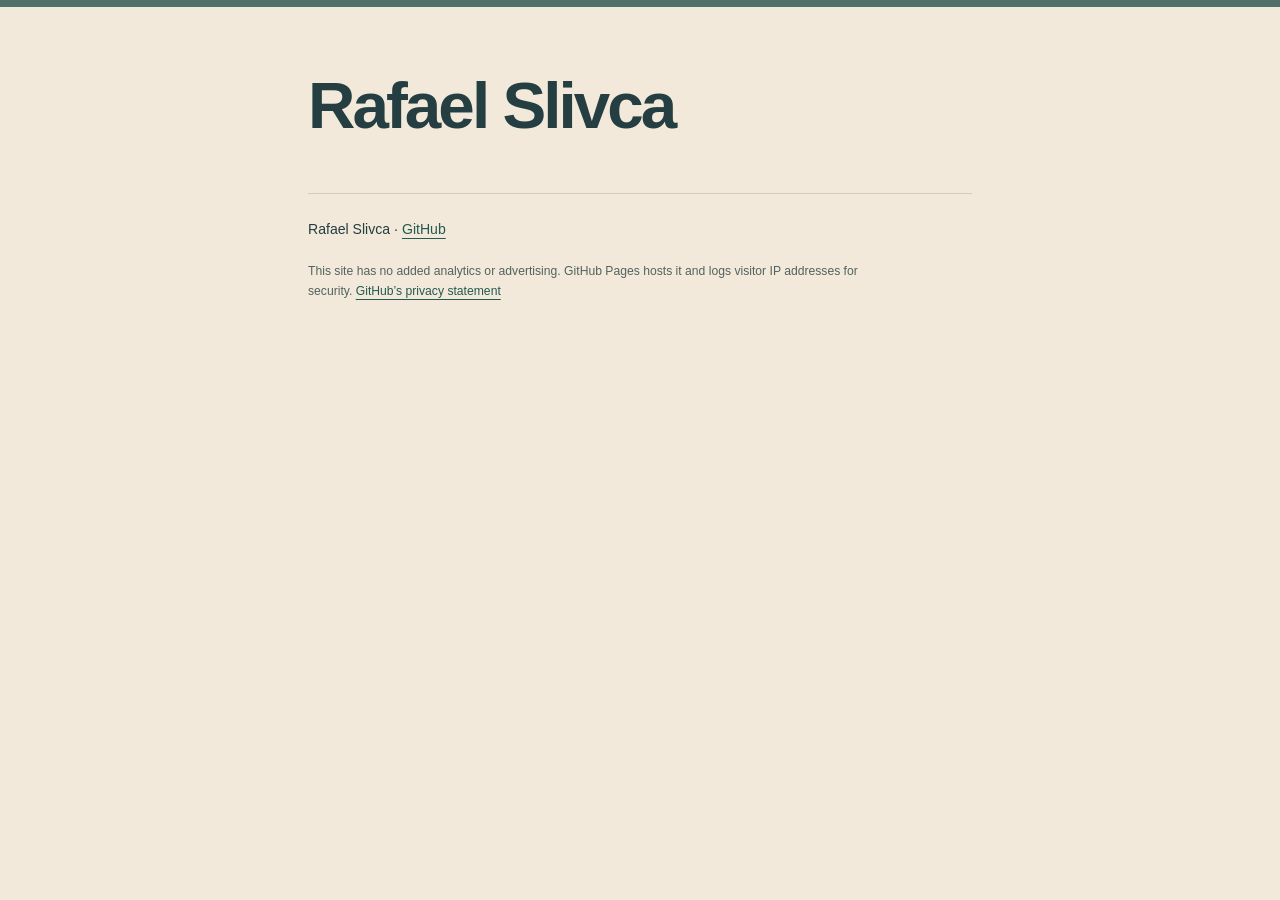
<file: index.html>
<!doctype html>
<html lang="en">
<head>
  <meta charset="utf-8">
  <meta name="viewport" content="width=device-width, initial-scale=1">
  <title>Rafael Slivca</title>
  <meta name="description" content="Personal website of Rafael Slivca.">
  <meta name="color-scheme" content="light">
  <meta name="theme-color" content="#f2e9da">
  <link rel="canonical" href="https://rslivca.github.io/">
  <link rel="stylesheet" href="/style.css">
</head>
<body>
  <main>
    <header>
      <h1>Rafael Slivca</h1>
    </header>
    <footer>
      <span>Rafael Slivca</span> <span aria-hidden="true">·</span> <a href="https://github.com/rslivca" rel="me">GitHub</a>
      <p>This site has no added analytics or advertising. GitHub Pages hosts it and logs visitor IP addresses for security. <a href="https://docs.github.com/en/site-policy/privacy-policies/github-general-privacy-statement">GitHub’s privacy statement</a></p>
    </footer>
  </main>
</body>
</html>
</file>
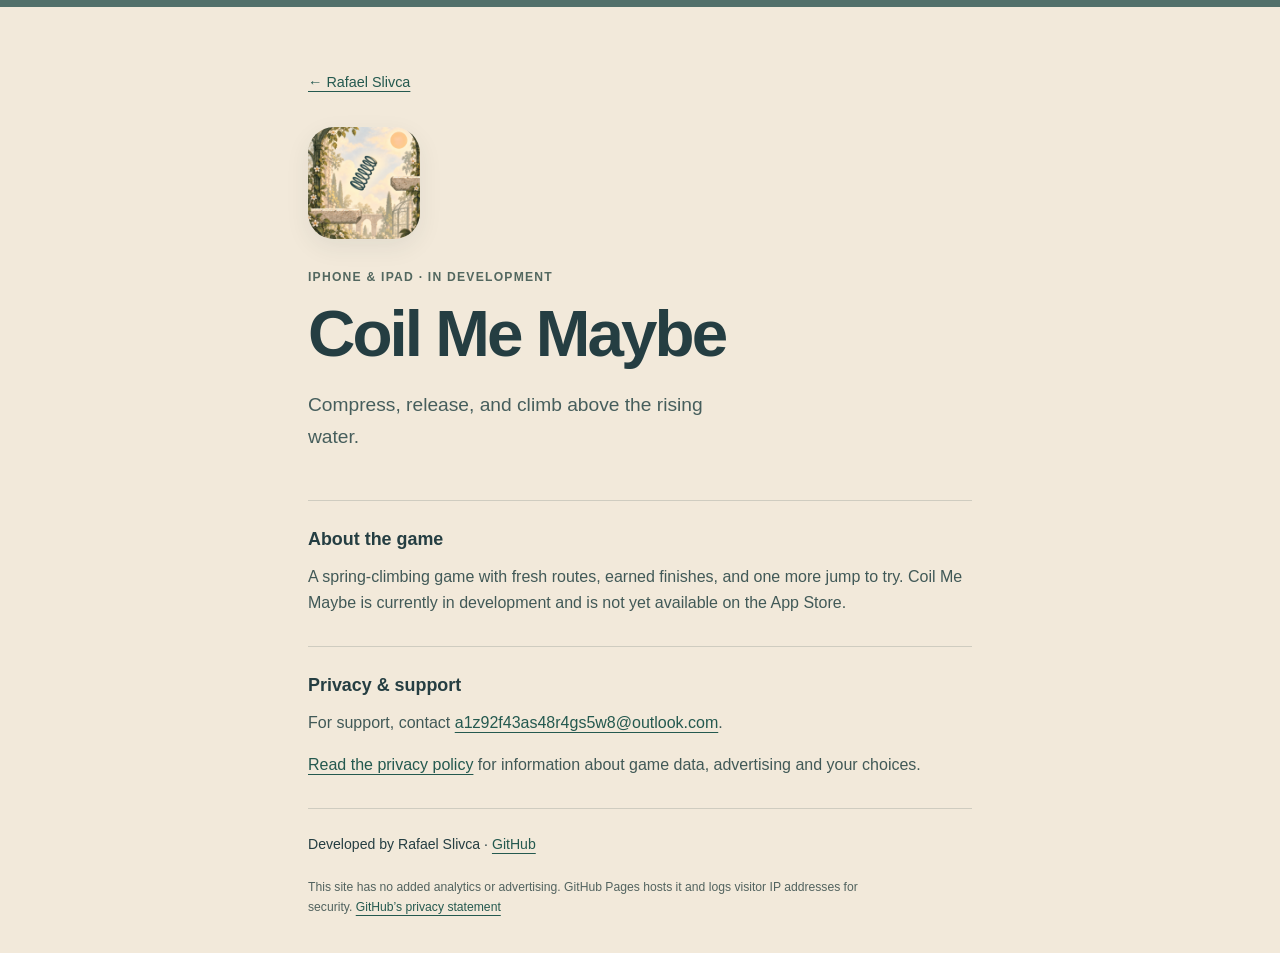
<file: coil-me-maybe/index.html>
<!doctype html>
<html lang="en">
<head>
  <meta charset="utf-8">
  <meta name="viewport" content="width=device-width, initial-scale=1">
  <title>Coil Me Maybe</title>
  <meta name="description" content="Coil Me Maybe is a spring-climbing game for iPhone and iPad, currently in development.">
  <meta name="robots" content="noindex">
  <meta name="color-scheme" content="light">
  <meta name="theme-color" content="#f2e9da">
  <link rel="icon" type="image/png" href="/assets/app-icon.png">
  <link rel="canonical" href="https://rslivca.github.io/coil-me-maybe/">
  <link rel="stylesheet" href="/style.css">
</head>
<body>
  <main>
    <nav aria-label="Developer"><a href="/">← Rafael Slivca</a></nav>
    <header>
      <img class="app-icon" src="/assets/app-icon.png" width="112" height="112" alt="Coil Me Maybe app icon">
      <p class="eyebrow">iPhone &amp; iPad · In development</p>
      <h1>Coil Me Maybe</h1>
      <p class="intro">Compress, release, and climb above the rising water.</p>
    </header>
    <section aria-labelledby="game-heading">
      <h2 id="game-heading">About the game</h2>
      <p>A spring-climbing game with fresh routes, earned finishes, and one more jump to try. Coil Me Maybe is currently in development and is not yet available on the App Store.</p>
    </section>
    <section id="support" aria-labelledby="privacy-heading">
      <h2 id="privacy-heading">Privacy &amp; support</h2>
      <p>For support, contact <a class="support-email" href="mailto:a1z92f43as48r4gs5w8@outlook.com">a1z92f43as48r4gs5w8@outlook.com</a>.</p>
      <p><a href="/coil-me-maybe/privacy/">Read the privacy policy</a> for information about game data, advertising and your choices.</p>
    </section>
    <footer>
      <span>Developed by Rafael Slivca</span> <span aria-hidden="true">·</span> <a href="https://github.com/rslivca" rel="me">GitHub</a>
      <p>This site has no added analytics or advertising. GitHub Pages hosts it and logs visitor IP addresses for security. <a href="https://docs.github.com/en/site-policy/privacy-policies/github-general-privacy-statement">GitHub’s privacy statement</a></p>
    </footer>
  </main>
</body>
</html>
</file>
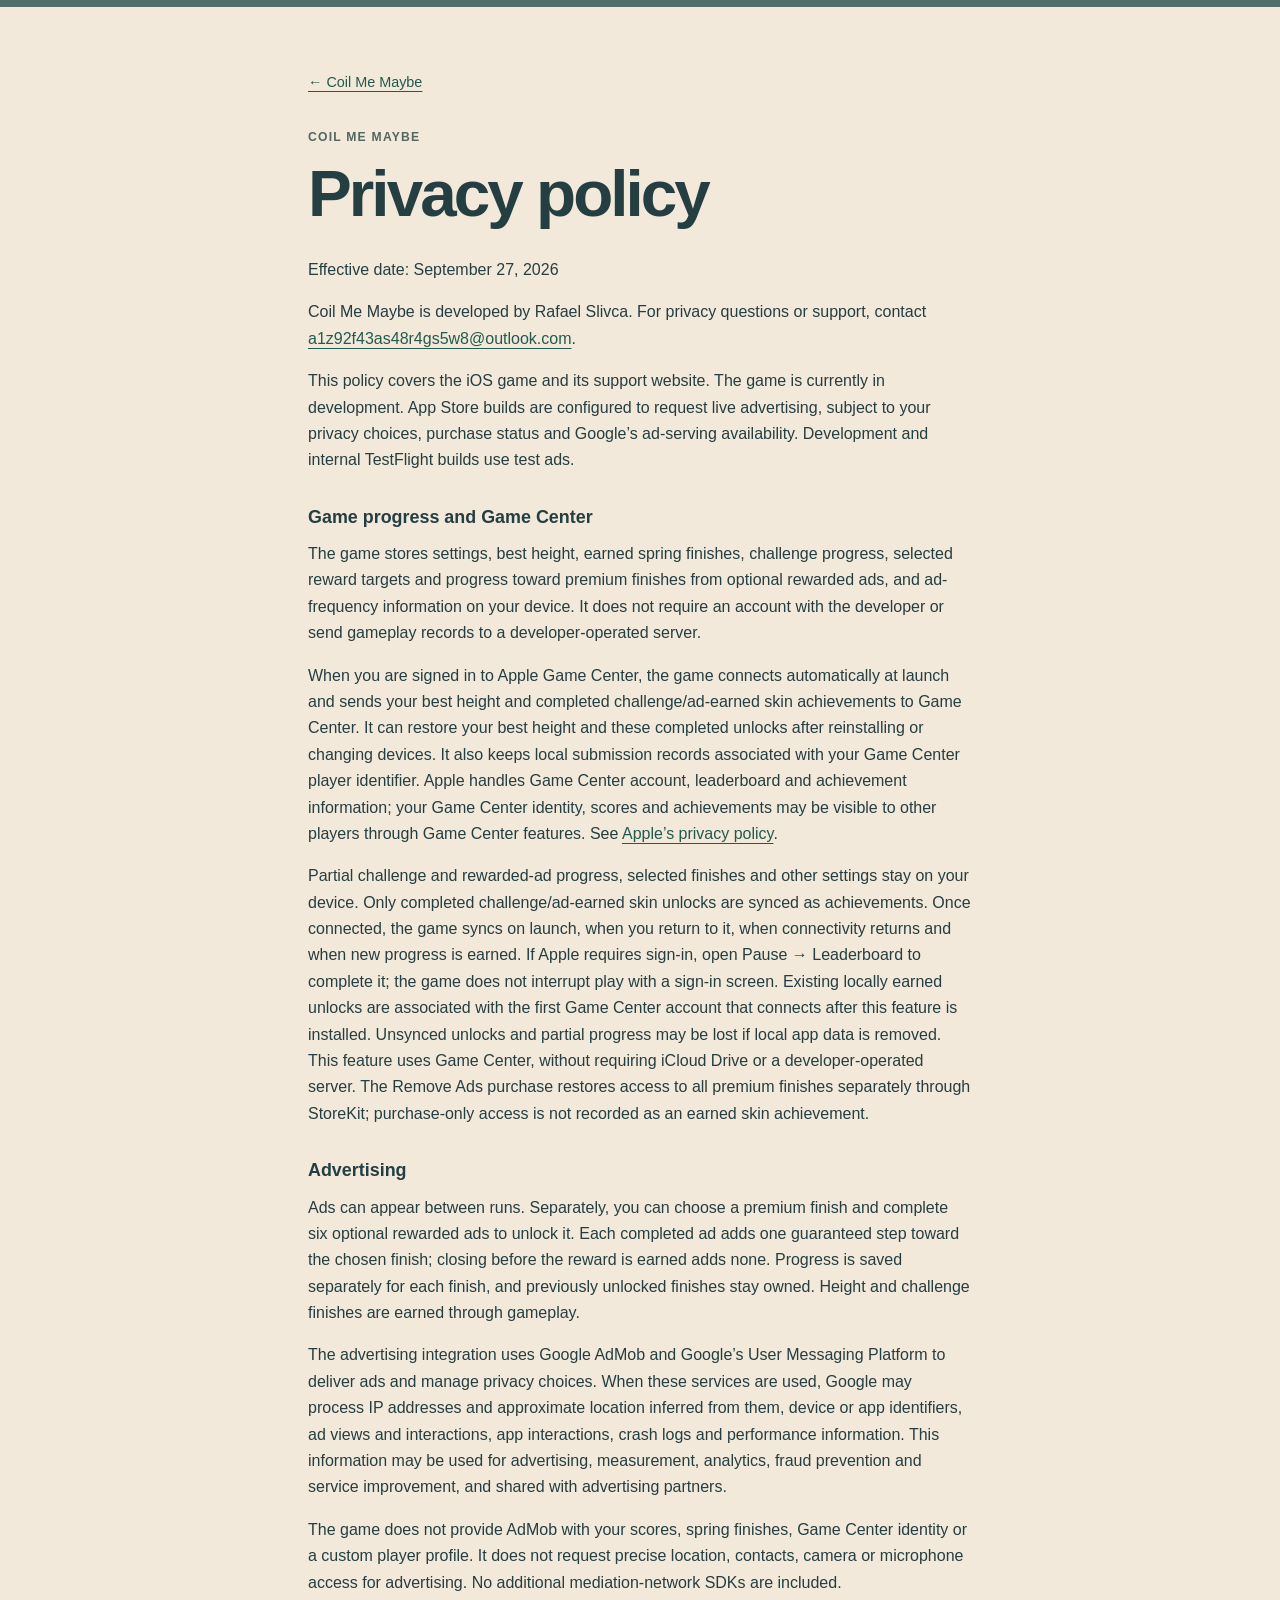
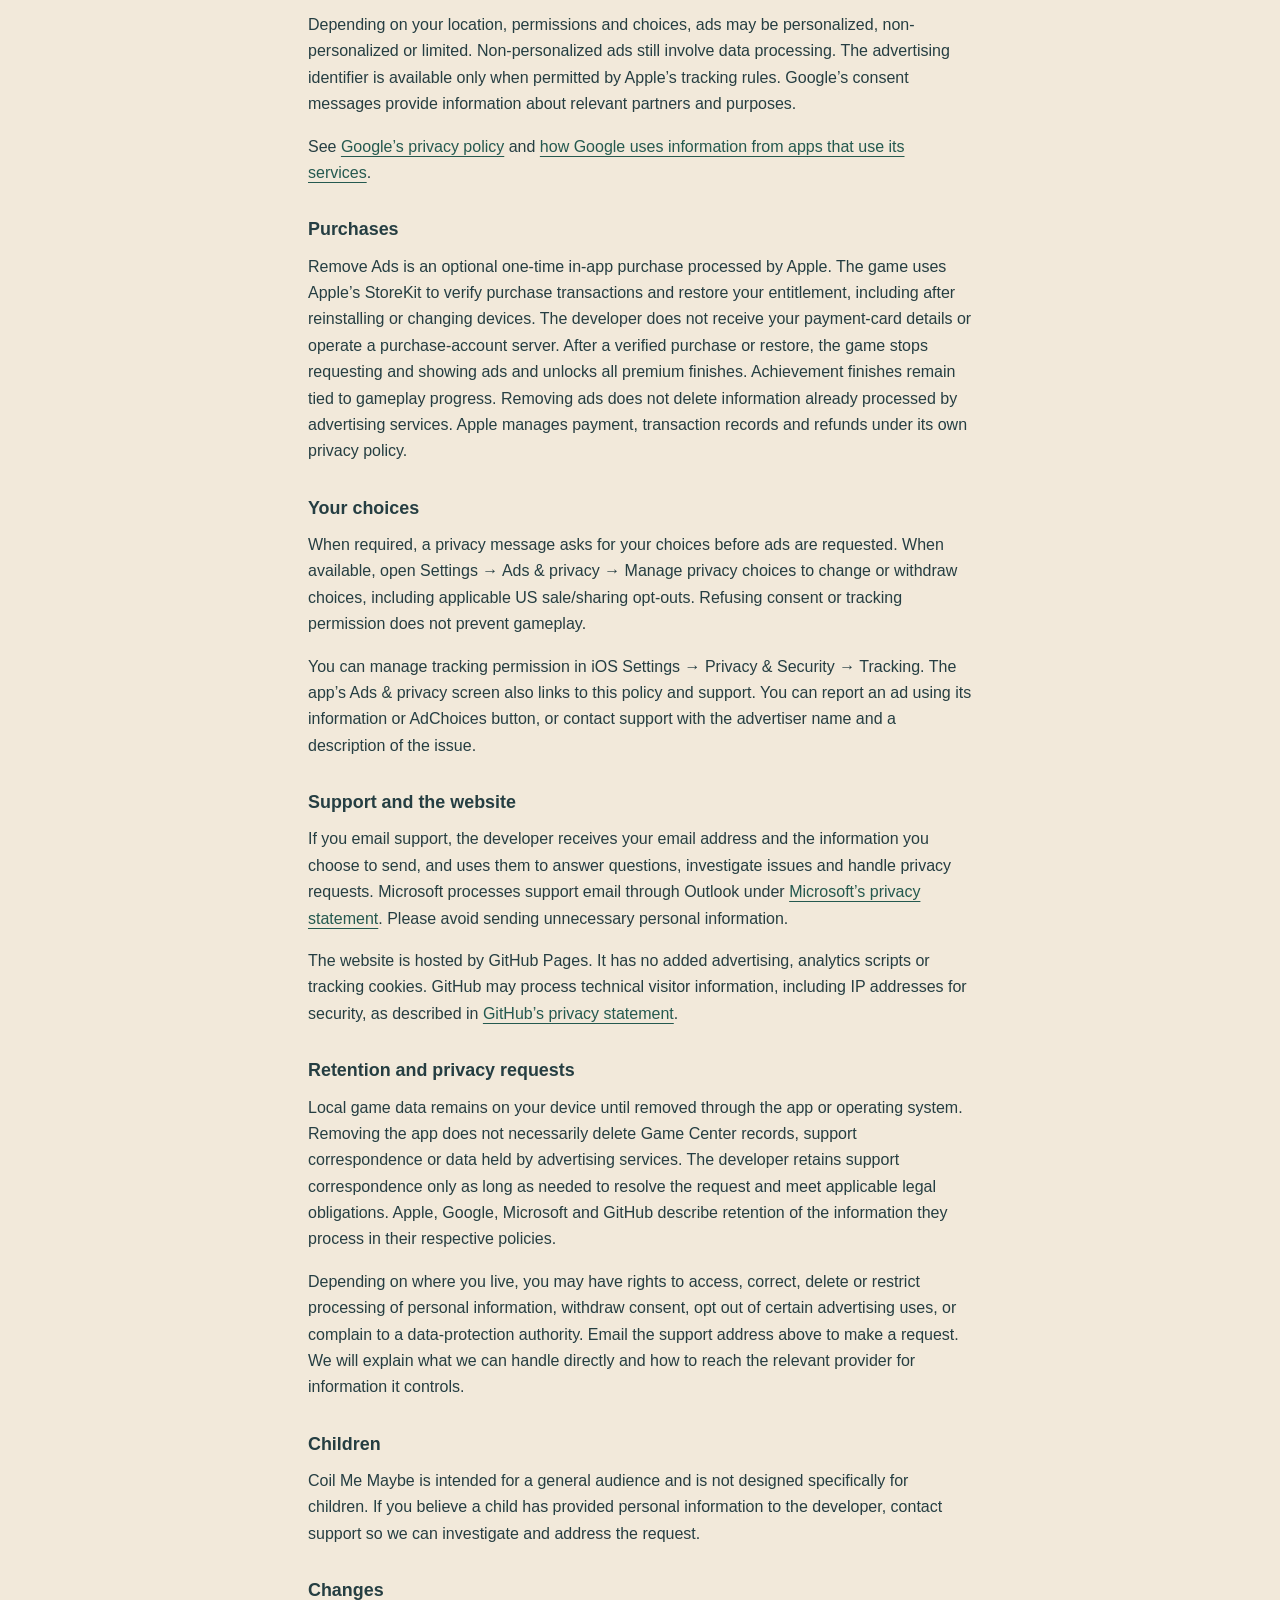
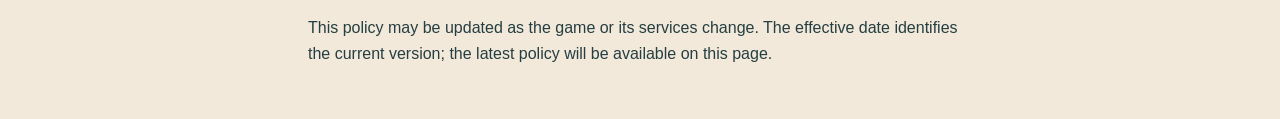
<file: coil-me-maybe/privacy/index.html>
<!doctype html>
<html lang="en"><head><meta charset="utf-8"><meta name="viewport" content="width=device-width, initial-scale=1">
<title>Privacy policy — Coil Me Maybe</title><meta name="robots" content="noindex"><meta name="description" content="Privacy policy for Coil Me Maybe, developed by Rafael Slivca.">
<link rel="canonical" href="https://rslivca.github.io/coil-me-maybe/privacy/"><link rel="stylesheet" href="/style.css">
</head><body><main class="policy"><nav aria-label="Game"><a href="/coil-me-maybe/">← Coil Me Maybe</a></nav><header><p class="eyebrow">Coil Me Maybe</p><h1>Privacy policy</h1></header>
<p>Effective date: September 27, 2026</p>
<p>Coil Me Maybe is developed by Rafael Slivca. For privacy questions or support, contact <a href="mailto:a1z92f43as48r4gs5w8@outlook.com">a1z92f43as48r4gs5w8@outlook.com</a>.</p>
<p>This policy covers the iOS game and its support website. The game is currently in development. App Store builds are configured to request live advertising, subject to your privacy choices, purchase status and Google’s ad-serving availability. Development and internal TestFlight builds use test ads.</p>
<h2>Game progress and Game Center</h2>
<p>The game stores settings, best height, earned spring finishes, challenge progress, selected reward targets and progress toward premium finishes from optional rewarded ads, and ad-frequency information on your device. It does not require an account with the developer or send gameplay records to a developer-operated server.</p>
<p>When you are signed in to Apple Game Center, the game connects automatically at launch and sends your best height and completed challenge/ad-earned skin achievements to Game Center. It can restore your best height and these completed unlocks after reinstalling or changing devices. It also keeps local submission records associated with your Game Center player identifier. Apple handles Game Center account, leaderboard and achievement information; your Game Center identity, scores and achievements may be visible to other players through Game Center features. See <a href="https://www.apple.com/legal/privacy/">Apple’s privacy policy</a>.</p>
<p>Partial challenge and rewarded-ad progress, selected finishes and other settings stay on your device. Only completed challenge/ad-earned skin unlocks are synced as achievements. Once connected, the game syncs on launch, when you return to it, when connectivity returns and when new progress is earned. If Apple requires sign-in, open Pause → Leaderboard to complete it; the game does not interrupt play with a sign-in screen. Existing locally earned unlocks are associated with the first Game Center account that connects after this feature is installed. Unsynced unlocks and partial progress may be lost if local app data is removed. This feature uses Game Center, without requiring iCloud Drive or a developer-operated server. The Remove Ads purchase restores access to all premium finishes separately through StoreKit; purchase-only access is not recorded as an earned skin achievement.</p>
<h2>Advertising</h2>
<p>Ads can appear between runs. Separately, you can choose a premium finish and complete six optional rewarded ads to unlock it. Each completed ad adds one guaranteed step toward the chosen finish; closing before the reward is earned adds none. Progress is saved separately for each finish, and previously unlocked finishes stay owned. Height and challenge finishes are earned through gameplay.</p>
<p>The advertising integration uses Google AdMob and Google’s User Messaging Platform to deliver ads and manage privacy choices. When these services are used, Google may process IP addresses and approximate location inferred from them, device or app identifiers, ad views and interactions, app interactions, crash logs and performance information. This information may be used for advertising, measurement, analytics, fraud prevention and service improvement, and shared with advertising partners.</p>
<p>The game does not provide AdMob with your scores, spring finishes, Game Center identity or a custom player profile. It does not request precise location, contacts, camera or microphone access for advertising. No additional mediation-network SDKs are included.</p>
<p>Depending on your location, permissions and choices, ads may be personalized, non-personalized or limited. Non-personalized ads still involve data processing. The advertising identifier is available only when permitted by Apple’s tracking rules. Google’s consent messages provide information about relevant partners and purposes.</p>
<p>See <a href="https://policies.google.com/privacy">Google’s privacy policy</a> and <a href="https://policies.google.com/technologies/partner-sites">how Google uses information from apps that use its services</a>.</p>
<h2>Purchases</h2>
<p>Remove Ads is an optional one-time in-app purchase processed by Apple. The game uses Apple’s StoreKit to verify purchase transactions and restore your entitlement, including after reinstalling or changing devices. The developer does not receive your payment-card details or operate a purchase-account server. After a verified purchase or restore, the game stops requesting and showing ads and unlocks all premium finishes. Achievement finishes remain tied to gameplay progress. Removing ads does not delete information already processed by advertising services. Apple manages payment, transaction records and refunds under its own privacy policy.</p>
<h2>Your choices</h2>
<p>When required, a privacy message asks for your choices before ads are requested. When available, open Settings → Ads &amp; privacy → Manage privacy choices to change or withdraw choices, including applicable US sale/sharing opt-outs. Refusing consent or tracking permission does not prevent gameplay.</p>
<p>You can manage tracking permission in iOS Settings → Privacy &amp; Security → Tracking. The app’s Ads &amp; privacy screen also links to this policy and support. You can report an ad using its information or AdChoices button, or contact support with the advertiser name and a description of the issue.</p>
<h2>Support and the website</h2>
<p>If you email support, the developer receives your email address and the information you choose to send, and uses them to answer questions, investigate issues and handle privacy requests. Microsoft processes support email through Outlook under <a href="https://www.microsoft.com/en-us/privacy/privacystatement">Microsoft’s privacy statement</a>. Please avoid sending unnecessary personal information.</p>
<p>The website is hosted by GitHub Pages. It has no added advertising, analytics scripts or tracking cookies. GitHub may process technical visitor information, including IP addresses for security, as described in <a href="https://docs.github.com/en/site-policy/privacy-policies/github-general-privacy-statement">GitHub’s privacy statement</a>.</p>
<h2>Retention and privacy requests</h2>
<p>Local game data remains on your device until removed through the app or operating system. Removing the app does not necessarily delete Game Center records, support correspondence or data held by advertising services. The developer retains support correspondence only as long as needed to resolve the request and meet applicable legal obligations. Apple, Google, Microsoft and GitHub describe retention of the information they process in their respective policies.</p>
<p>Depending on where you live, you may have rights to access, correct, delete or restrict processing of personal information, withdraw consent, opt out of certain advertising uses, or complain to a data-protection authority. Email the support address above to make a request. We will explain what we can handle directly and how to reach the relevant provider for information it controls.</p>
<h2>Children</h2>
<p>Coil Me Maybe is intended for a general audience and is not designed specifically for children. If you believe a child has provided personal information to the developer, contact support so we can investigate and address the request.</p>
<h2>Changes</h2>
<p>This policy may be updated as the game or its services change. The effective date identifies the current version; the latest policy will be available on this page.
</p>
</main></body></html>
</file>
<file: style.css>
:root{font-family:ui-rounded,"SF Pro Rounded",-apple-system,BlinkMacSystemFont,"Segoe UI",sans-serif;color:#253e42;background:#f2e9da;font-synthesis:none;line-height:1.65;-webkit-text-size-adjust:100%}
*{box-sizing:border-box}body{margin:0;border-top:7px solid #52706a}main{max-width:720px;margin:auto;padding:64px 28px 36px}header{padding-bottom:32px}.app-icon{display:block;border-radius:26px;box-shadow:0 8px 24px #253e4214}.eyebrow{font-size:.76rem;font-weight:650;letter-spacing:.10em;text-transform:uppercase;color:#52675f;margin:28px 0 12px}h1{font-size:clamp(2.6rem,8vw,4.1rem);line-height:1.07;letter-spacing:-.045em;margin:0 0 20px;font-weight:750}p{margin:0 0 16px}.intro{font-size:1.2rem;max-width:440px;color:#465e5c}section{border-top:1px solid #253e422b;padding:27px 0 14px}h2{font-size:1.12rem;line-height:1.3;margin:0 0 12px}section p{color:#415957}footer{border-top:1px solid #253e422b;padding-top:24px;font-size:.88rem}footer p{font-size:.76rem;color:#52635f;max-width:570px;margin:20px 0 0}a{color:#24594f;text-underline-offset:4px;text-decoration-thickness:1px}a:hover{color:#102f29}a:focus-visible{outline:3px solid #24594f;outline-offset:5px;border-radius:2px}@media(max-width:480px){main{padding:36px 22px 28px}.app-icon{width:88px;height:88px;border-radius:21px}header{padding-bottom:22px}}

nav{margin-bottom:32px;font-size:.9rem}.app-listing{display:flex;gap:22px;align-items:center;margin:24px 0}.app-listing .app-icon{width:88px;height:88px;flex-shrink:0;border-radius:21px}.app-listing h3{font-size:1.2rem;line-height:1.3;margin:0 0 8px}.app-listing p{margin:0 0 6px}.app-listing .status{font-size:.82rem;color:#52635f}@media(max-width:480px){.app-listing{gap:16px;align-items:flex-start}.app-listing .app-icon{width:64px;height:64px;border-radius:16px}}

.support-email{overflow-wrap:anywhere}

.policy h2{margin-top:32px}.policy p{overflow-wrap:anywhere}.policy header{padding-bottom:8px}
</file>
